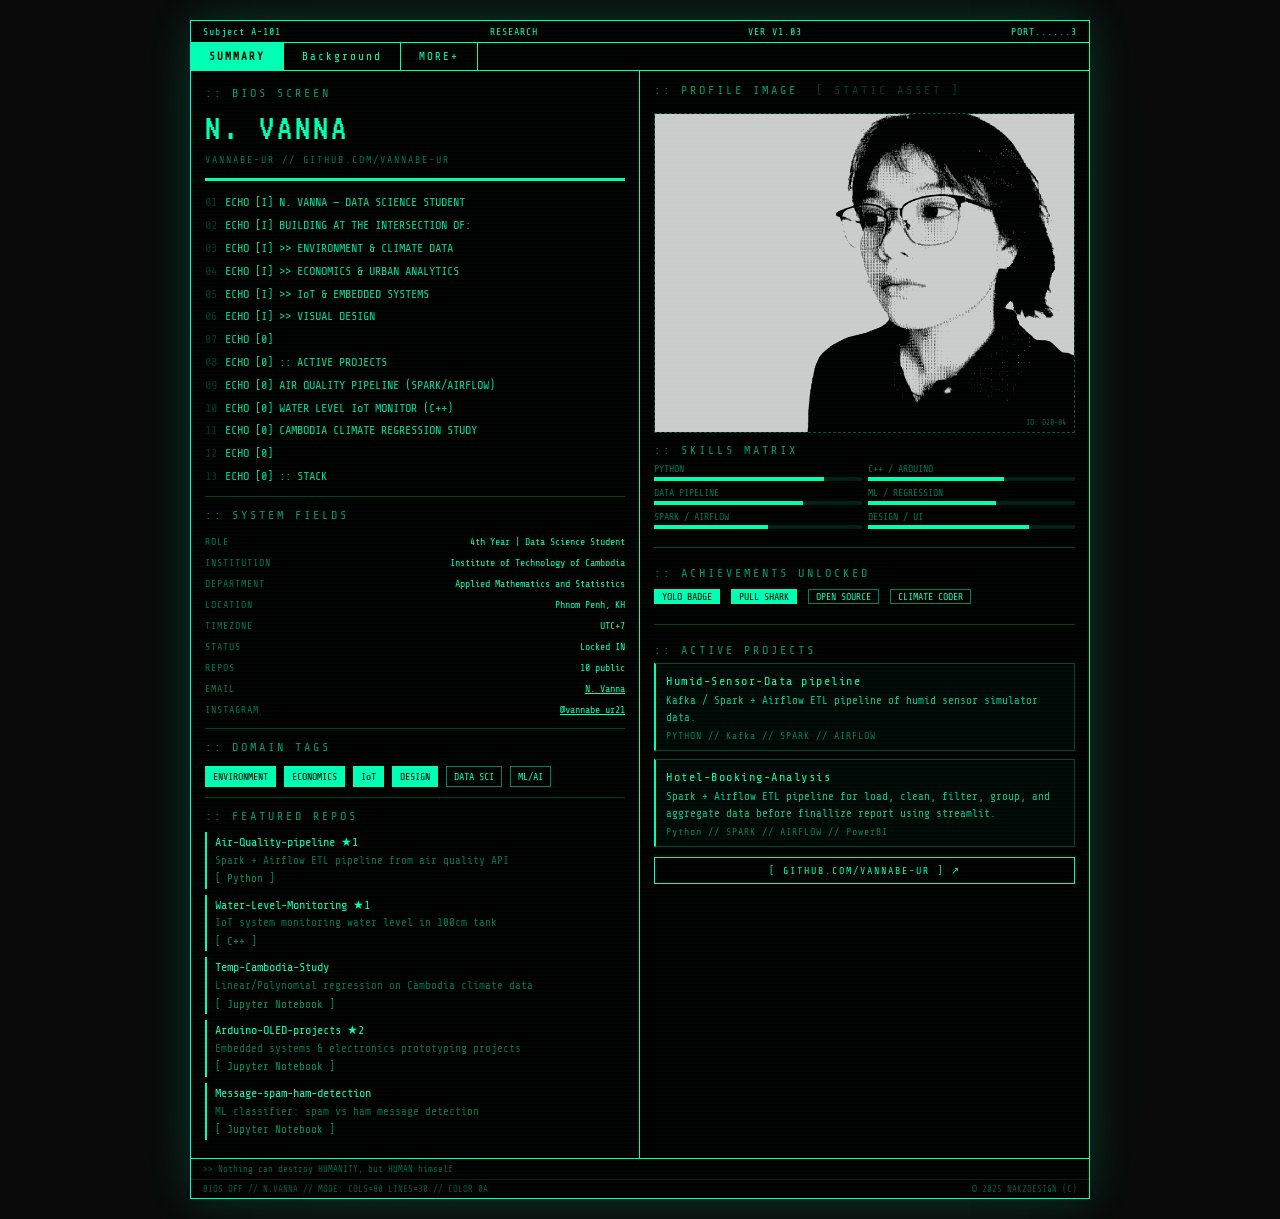
<file: index.html>
<!DOCTYPE html>
<html lang="en">
<head>
  <meta charset="UTF-8">
  <meta name="viewport" content="width=device-width, initial-scale=1.0">
  <title>N. VANNA — BIOS PROFILE</title>

  <!--
  ============================================================
    FONTS
    - Share Tech Mono  →  body text, labels, code (monospace)
    - VT323            →  big retro BIOS title only
    Both loaded for free from Google Fonts.
  ============================================================
  -->
  <link href="https://fonts.googleapis.com/css2?family=Share+Tech+Mono&family=VT323&display=swap" rel="stylesheet">
  <link rel="stylesheet" href="styles.css">
</head>
<body class="page-index">

<!--
  ============================================================
    ROOT CARD
    .flicker applies the subtle screen flicker animation
  ============================================================
-->
<div class="bios-root flicker">

  <!-- CRT scan-line overlay (purely decorative) -->
  <div class="scan-line"></div>

  <!-- ======================================================
       HEADER BAR — mimics real BIOS top strip
  ====================================================== -->
  <div class="header-bar">
    <span>Subject A-101</span>
    <span>RESEARCH</span>
    <span>VER V1.03</span>
    <span>PORT......3</span>
  </div>

  <!-- ======================================================
       NAV TABS — clicking calls setNav() in JS
  ====================================================== -->
  <div class="nav-bar">
    <button class="nav-item active" onclick="setNav(this)">SUMMARY</button>
    <button class="nav-item"        onclick="window.location.href='background.html'">Background</button>
    <button class="nav-item"        onclick="setNav(this)">MORE+</button>
  </div>

  <!-- ======================================================
       MAIN CONTENT — two-column grid
  ====================================================== -->
  <div class="main-grid">

    <!-- ====================================================
         LEFT PANEL — Portfolio / Bio info
    ==================================================== -->
    <div class="left-panel">

      <!-- Section label -->
      <div class="section-label">:: BIOS SCREEN</div>

      <!-- Big retro name (VT323 font) -->
      <div class="bios-title">N. VANNA</div>
      <div class="subtitle">VANNABE-UR // GITHUB.COM/VANNABE-UR</div>

      <!-- Loading bar — animates on page load via CSS -->
      <div class="progress-bar">
        <div class="progress-fill"></div>
      </div>

      <!-- Boot lines injected here by JS typewriter effect -->
      <div class="code-block" id="bio-lines"></div>

      <hr class="divider">

      <!-- SYSTEM FIELDS — key/value metadata -->
      <div class="section-label" style="margin-top:8px;">:: SYSTEM FIELDS</div>
      <div class="stat-row">
        <span class="stat-key">ROLE</span>
        <span class="stat-val">4th Year | Data Science Student</span>
      </div>
      <div class="stat-row">
        <span class="stat-key">INSTITUTION</span>
        <span class="stat-val">Institute of Technology of Cambodia</span>
      </div>
      <div class="stat-row">
        <span class="stat-key">DEPARTMENT</span>
        <span class="stat-val">Applied Mathematics and Statistics</span>
      </div>
      <div class="stat-row">
        <span class="stat-key">LOCATION</span>
        <span class="stat-val">Phnom Penh, KH</span>
      </div>
      <div class="stat-row">
        <span class="stat-key">TIMEZONE</span>
        <span class="stat-val">UTC+7</span>
      </div>
      <div class="stat-row">
        <span class="stat-key">STATUS</span>
        <span class="stat-val"> Locked IN <link ref="stylesheet" href="octicon:git-pull-request-locked-16"></span>
      </div>
      <div class="stat-row">
        <span class="stat-key">REPOS</span>
        <span class="stat-val">10 public</span>
      </div>
      <div class="stat-row">
        <span class="stat-key">EMAIL</span>
        <span class="stat-val">
          <a href="vanna.asshazino21@gmail.com" target="_blank" style="color:#00ffb3;">N. Vanna</a>
        </span>
      </div>
      <div class="stat-row">
        <span class="stat-key">INSTAGRAM</span>
        <span class="stat-val">
          <a href="https://www.instagram.com/vannabe_ur21/" target="_blank" style="color:#00ffb3;">@vannabe_ur21</a>
        </span>
      </div>

      <hr class="divider">

      <!-- DOMAIN TAGS — active-tag = filled, plain = outline -->
      <div class="section-label">:: DOMAIN TAGS</div>
      <div style="margin-top:4px;">
        <span class="tag active-tag">ENVIRONMENT</span>
        <span class="tag active-tag">ECONOMICS</span>
        <span class="tag active-tag">IoT</span>
        <span class="tag active-tag">DESIGN</span>
        <span class="tag">DATA SCI</span>
        <span class="tag">ML/AI</span>
      </div>

      <hr class="divider">

      <!-- FEATURED REPOS — pulled from your GitHub -->
      <div class="section-label">:: FEATURED REPOS</div>

      <div class="repo-item">
        <a class="repo-name" href="https://github.com/Vannabe-ur/Air-Quality-pipeline" target="_blank">
          Air-Quality-pipeline ★1
        </a>
        <div class="repo-desc">Spark + Airflow ETL pipeline from air quality API</div>
        <div class="repo-lang">[ Python ]</div>
      </div>

      <div class="repo-item">
        <a class="repo-name" href="https://github.com/Vannabe-ur/Water-Level-Monitoring" target="_blank">
          Water-Level-Monitoring ★1
        </a>
        <div class="repo-desc">IoT system monitoring water level in 100cm tank</div>
        <div class="repo-lang">[ C++ ]</div>
      </div>

      <div class="repo-item">
        <a class="repo-name" href="https://github.com/Vannabe-ur/Temperature-change-of-Cambodia-Study" target="_blank">
          Temp-Cambodia-Study
        </a>
        <div class="repo-desc">Linear/Polynomial regression on Cambodia climate data</div>
        <div class="repo-lang">[ Jupyter Notebook ]</div>
      </div>

      <div class="repo-item">
        <a class="repo-name" href="https://github.com/Vannabe-ur/Arduino-OLED-display-projects" target="_blank">
          Arduino-OLED-projects ★2
        </a>
        <div class="repo-desc">Embedded systems & electronics prototyping projects</div>
        <div class="repo-lang">[ Jupyter Notebook ]</div>
      </div>

      <div class="repo-item">
        <a class="repo-name" href="https://github.com/Vannabe-ur/Message-spam-ham-detection" target="_blank">
          Message-spam-ham-detection
        </a>
        <div class="repo-desc">ML classifier: spam vs ham message detection</div>
        <div class="repo-lang">[ Jupyter Notebook ]</div>
      </div>

    </div><!-- /left-panel -->

    <!-- ====================================================
         RIGHT PANEL — Profile image + skills + achievements
    ==================================================== -->
    <div class="right-panel">

      <div class="section-label" style="align-self:flex-start;">
        :: PROFILE IMAGE &nbsp;<span style="opacity:0.4;">[ STATIC ASSET ]</span>
      </div>

      <!-- Fixed profile image loaded from assets/profile.png -->
      <div class="img-upload-zone" id="dropZone">
        <img src="assets/profile1.jpg" alt="Profile preview" id="profilePreview">
        <span class="img-overlay">ID: D20-04</span>

      </div>

      <!-- SKILLS MATRIX -->
      <div style="width:100%;">
        <div class="section-label">:: SKILLS MATRIX</div>
        <!--
          data-w="82" stores the target width %.
          JS reads it and sets style.width after 800ms delay,
          triggering the CSS transition animation.
        -->
        <div class="skills-grid">
          <div class="skill-item">
            <div class="skill-label">PYTHON</div>
            <div class="skill-track"><div class="skill-fill" data-w="82"></div></div>
          </div>
          <div class="skill-item">
            <div class="skill-label">C++ / ARDUINO</div>
            <div class="skill-track"><div class="skill-fill" data-w="66"></div></div>
          </div>
          <div class="skill-item">
            <div class="skill-label">DATA PIPELINE</div>
            <div class="skill-track"><div class="skill-fill" data-w="72"></div></div>
          </div>
          <div class="skill-item">
            <div class="skill-label">ML / REGRESSION</div>
            <div class="skill-track"><div class="skill-fill" data-w="62"></div></div>
          </div>
          <div class="skill-item">
            <div class="skill-label">SPARK / AIRFLOW</div>
            <div class="skill-track"><div class="skill-fill" data-w="55"></div></div>
          </div>
          <div class="skill-item">
            <div class="skill-label">DESIGN / UI</div>
            <div class="skill-track"><div class="skill-fill" data-w="78"></div></div>
          </div>
        </div>
      </div>

      <hr class="divider">

      <!-- ACHIEVEMENTS -->
      <div style="width:100%;">
        <div class="section-label">:: ACHIEVEMENTS UNLOCKED</div>
        <span class="tag active-tag">YOLO BADGE</span>
        <span class="tag active-tag">PULL SHARK</span>
        <span class="tag">OPEN SOURCE</span>
        <span class="tag">CLIMATE CODER</span>
      </div>

      <hr class="divider">

      <!-- PROJECTS -->
      <div style="width:100%;">
        <div class="section-label">:: ACTIVE PROJECTS</div>
        <div class="project-list">
          <div class="project-item">
            <div class="project-title">Humid-Sensor-Data pipeline</div>
            <div class="project-desc">Kafka / Spark + Airflow ETL pipeline of humid sensor simulator data.</div>
            <div class="project-meta">PYTHON // Kafka // SPARK // AIRFLOW</div>
          </div>
          <div class="project-item">
            <div class="project-title">Hotel-Booking-Analysis</div>
            <div class="project-desc">Spark + Airflow ETL pipeline for load, clean, filter, group, and aggregate data before finallize report using streamlit.</div>
            <div class="project-meta">Python // SPARK // AIRFLOW // PowerBI</div>
          </div>
        </div>
      </div>

      <!-- GITHUB CTA BUTTON -->
      <a class="gh-btn" href="https://github.com/Vannabe-ur" target="_blank">
        [ GITHUB.COM/VANNABE-UR ] ↗
      </a>

    </div><!-- /right-panel -->

  </div><!-- /main-grid -->

  <!-- ======================================================
       BOTTOM BAR — BANK 1 & 2 glitch buttons
  ====================================================== -->
  <div class="bottom-bar">
    <div class="bank">
      <span class="bank-label"> >> Nothing can destroy HUMANITY, but HUMAN himself</span>
    </div>
  </div>

  <!-- FOOTER -->
  <div class="footer-bar">
    <span>BIOS OFF // N.VANNA // MODE: COLS=80 LINES=30 // COLOR 0A</span>
    <span>© 2025 NAKZDESIGN (C)</span>
  </div>

</div><!-- /bios-root -->


<!-- ============================================================
     JAVASCRIPT — three independent features:
       1. Typewriter boot sequence
       2. Skills bar animation
       3. Nav tab switching
       4. Glitch buttons
       5. Static profile image block
============================================================ -->
<script>

  /* ----------------------------------------------------------
     1. TYPEWRITER BOOT SEQUENCE
     Lines are typed one-by-one with a 100ms delay between each.
     Each line fades in via CSS animation (.boot-line).
     Line numbers are prepended (01, 02, 03...).
  ---------------------------------------------------------- */
  const lines = [
    'ECHO [I] N. VANNA — DATA SCIENCE STUDENT',
    'ECHO [I] BUILDING AT THE INTERSECTION OF:',
    'ECHO [I]   >> ENVIRONMENT & CLIMATE DATA',
    'ECHO [I]   >> ECONOMICS & URBAN ANALYTICS',
    'ECHO [I]   >> IoT & EMBEDDED SYSTEMS',
    'ECHO [I]   >> VISUAL DESIGN',
    'ECHO [0]',
    'ECHO [0] :: ACTIVE PROJECTS',
    'ECHO [0] AIR QUALITY PIPELINE  (SPARK/AIRFLOW)',
    'ECHO [0] WATER LEVEL IoT MONITOR   (C++)',
    'ECHO [0] CAMBODIA CLIMATE REGRESSION STUDY',
    'ECHO [0]',
    'ECHO [0] :: STACK',
    'ECHO [0] PYTHON | JUPYTER | SPARK | AIRFLOW',
    'ECHO [0] C++ | ARDUINO | OLED | SENSORS',
  ];

  const bioDiv = document.getElementById('bio-lines');
  let i = 0;

  function typeLine() {
    if (i >= lines.length) return;       // stop when all lines done

    const row = document.createElement('div');
    row.className = 'boot-line';
    row.style.animationDelay = (i * 0.1) + 's';  // stagger the fade-in

    // Line number (01, 02...) + line text
    row.innerHTML = '<span class="ln">' + String(i + 1).padStart(2, '0') + '</span>' + lines[i];

    bioDiv.appendChild(row);
    i++;
    setTimeout(typeLine, 100);           // next line after 100ms
  }

  typeLine(); // kick it off


  /* ----------------------------------------------------------
     2. SKILLS BAR ANIMATION
     After 800ms (letting the page settle), read each bar's
     data-w attribute and set it as the CSS width.
     The CSS transition: width 1.5s ease does the animation.
  ---------------------------------------------------------- */
  setTimeout(() => {
    document.querySelectorAll('.skill-fill').forEach(el => {
      el.style.width = el.dataset.w + '%';
    });
  }, 800);


  /* ----------------------------------------------------------
     3. NAV TAB SWITCHING
     Remove .active from all tabs, add it to the clicked one.
     (Visual only — doesn't load different content)
  ---------------------------------------------------------- */
  function setNav(el) {
    document.querySelectorAll('.nav-item').forEach(n => n.classList.remove('active'));
    el.classList.add('active');
  }


</script>
</body>
</html>
</file>
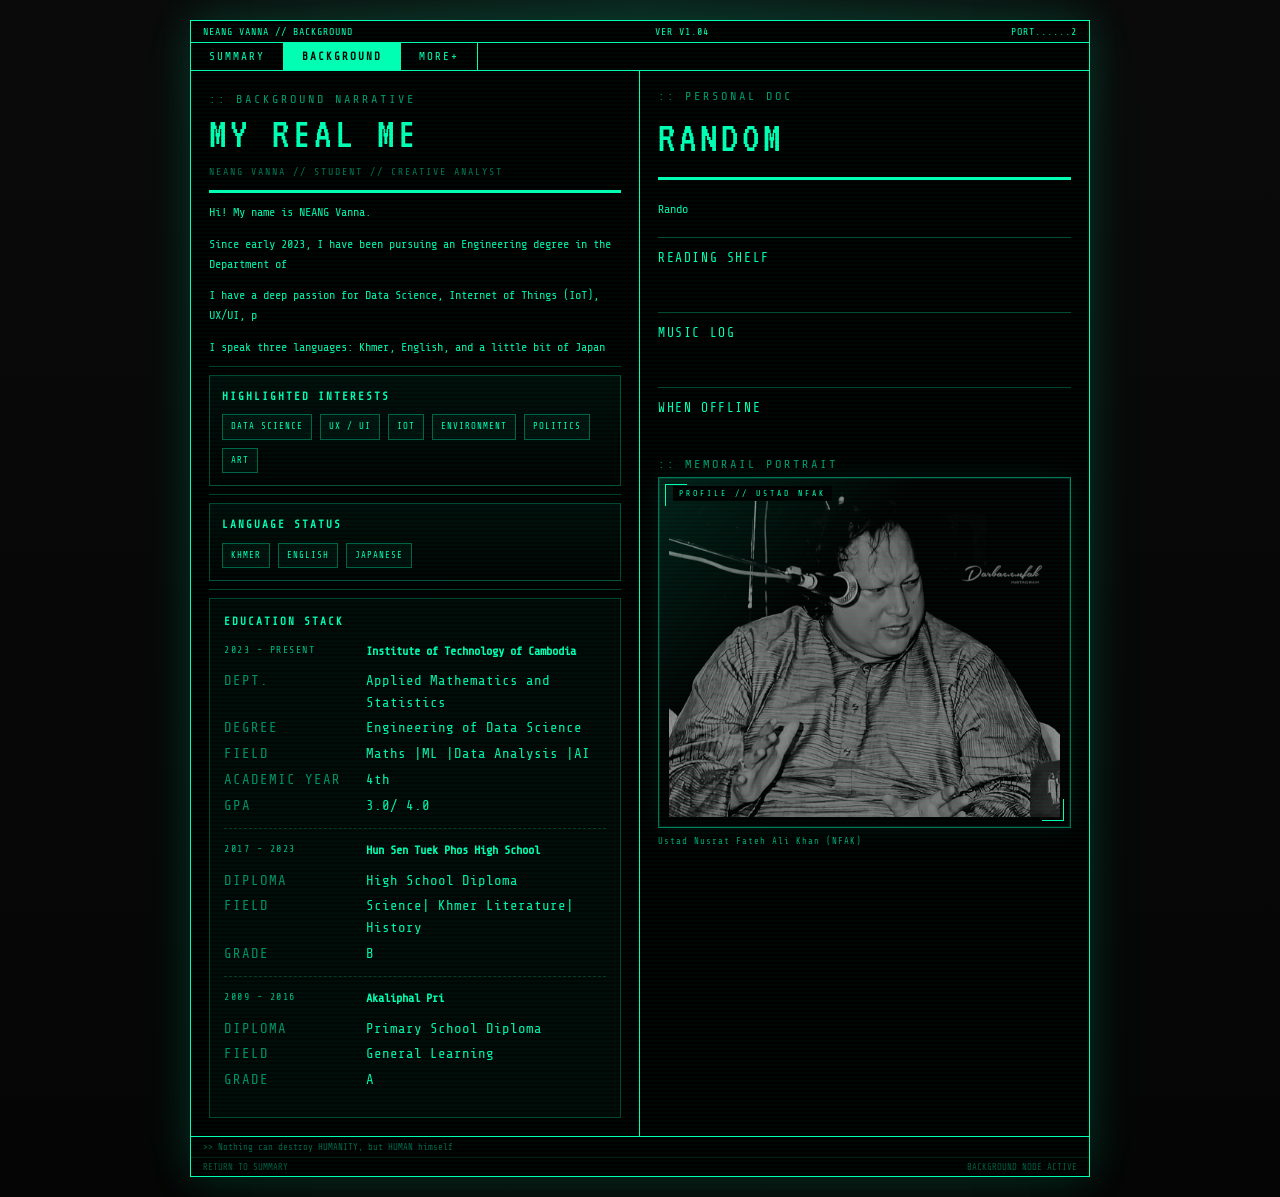
<file: background.html>
<!DOCTYPE html>
<html lang="en">
<head>
  <meta charset="UTF-8" />
  <meta name="viewport" content="width=device-width, initial-scale=1.0" />
  <title>N. VANNA - BACKGROUND</title>
  <link href="https://fonts.googleapis.com/css2?family=Share+Tech+Mono&family=VT323&display=swap" rel="stylesheet">
  <link rel="stylesheet" href="styles.css">
</head>
<body class="page-background">
  <div class="bios-root">
    <div class="scan-line"></div>

    <div class="header-bar">
      <span>NEANG VANNA // BACKGROUND</span>
      <span>VER V1.04</span>
      <span>PORT......2</span>
    </div>

    <div class="nav-bar">
      <a class="nav-item" href="index.html">SUMMARY</a>
      <a class="nav-item active" href="background.html">BACKGROUND</a>
      <a class="nav-item" href="index.html#more">MORE+</a>
    </div>

    <div class="main-grid">
      <div class="panel left-panel">
        <div class="section-label">:: BACKGROUND NARRATIVE</div>
        <div class="title">MY REAL ME</div>
        <div class="subtitle">NEANG VANNA // STUDENT // CREATIVE ANALYST</div>

        <div class="progress-bar">
          <div class="progress-fill"></div>
        </div>

        <div class="narrative">
          <p class="typing-target" data-text="Hi! My name is NEANG Vanna."></p>

          <p class="typing-target" data-text="Since early 2023, I have been pursuing an Engineering degree in the Department of Applied Mathematics and Statistics at the Institute of Technology of Cambodia (ITC) in Phnom Penh, Cambodia."></p>

          <p class="typing-target" data-text="I have a deep passion for Data Science, Internet of Things (IoT), UX/UI, politics, environmental topics, and art. I aspire to become a Data Scientist or Analyst, and I am always eager to learn new things and grow through new opportunities."></p>

          <p class="typing-target" data-text="I speak three languages: Khmer, English, and a little bit of Japanese."></p>
        </div>

        <hr class="divider">

        <div class="callout">
          <h3>HIGHLIGHTED INTERESTS</h3>
          <div class="pill-row">
            <span class="pill">Data Science</span>
            <span class="pill">UX / UI</span>
            <span class="pill">IoT</span>
            <span class="pill">Environment</span>
            <span class="pill">Politics</span>
            <span class="pill">Art</span>
          </div>
        </div>

        <hr class="divider">

        <div class="callout">
          <h3>LANGUAGE STATUS</h3>
          <div class="pill-row">
            <span class="pill">Khmer</span>
            <span class="pill">English</span>
            <span class="pill">Japanese</span>
          </div>
        </div>
        
        <hr class="divider">
        <div class="timeline">
          <h3>EDUCATION STACK</h3>

          <div class="timeline-item boot-line">
            <div class="stat-row">
              <div class="timeline-year typing-target" data-text="2023 - PRESENT"></div>
              <div class="timeline-title typing-target" data-text="Institute of Technology of Cambodia"></div>
            </div>

            <div class="timeline-desc">
              <div class="stat-row">
                <span class="stat-key">Dept.</span>
                <span class="stat-val">Applied Mathematics and Statistics</span>
              </div>
              <div class="stat-row">
                <span class="stat-key">Degree</span>
                <span class="stat-val">Engineering of Data Science</span>
              </div>
              <div class="stat-row">
                <span class="stat-key">Field</span>
                <span class="stat-val">Maths |ML |Data Analysis |AI</span>
              </div>
              <div class="stat-row">
                <span class="stat-key">Academic Year</span>
                <span class="stat-val">4th</span>
              </div>
              <div class="stat-row">
                <span class="stat-key">GPA</span>
                <span class="stat-val">3.0/ 4.0</span>
              </div>

            </div>
          </div>

          <div class="timeline-item boot-line">
            <div class="stat-row">
              <div class="timeline-year typing-target" data-text="2017 - 2023"></div>
              <div class="timeline-title typing-target" data-text="Hun Sen Tuek Phos High School"></div>
            </div>
            <div class="timeline-desc">
              <div class="stat-row">
                <span class="stat-key">Diploma</span>
                <span class="stat-val">High School Diploma</span>
              </div>
              <div class="stat-row">
                <span class="stat-key">Field</span>
                <span class="stat-val">Science| Khmer Literature| History</span>
              </div>
              <div class="stat-row">
                <span class="stat-key">Grade</span>
                <span class="stat-val">B</span>
              </div>
            </div>
          </div>

          <div class="timeline-item boot-line">
            <div class="stat-row">
              <div class="timeline-year typing-target" data-text="2009 - 2016"></div>
              <div class="timeline-title typing-target" data-text="Akaliphal Primary School"></div>
            </div>
            <div class="timeline-desc">
              <div class="stat-row">
                <span class="stat-key">Diploma</span>
                <span class="stat-val">Primary School Diploma</span>
              </div>
              <div class="stat-row">
                <span class="stat-key">Field</span>
                <span class="stat-val">General Learning</span>
              </div>
              <div class="stat-row">
                <span class="stat-key">Grade</span>
                <span class="stat-val">A</span>
              </div>
            </div>
          </div>
        </div>
      </div>

      <div class="panel right-panel">
        <div class="random-stack">
          <div class="section-label">:: PERSONAL DOC</div>
          <div class="title">RANDOM</div>
          <div class="progress-bar">
            <div class="progress-fill"></div>
          </div>
          <div class="random-copy">
            <p class="typing-target" data-text="Random. Some details explain more than achievements do. Not everything important belongs under skills, projects, or experience. Some things live quietly in habits, preferences, and the small routines that shape how we think. This page is for that."></p>

            <hr class="random-rule">

            <div class="random-head">READING SHELF</div>
            <p class="random-meta typing-target" data-text="History | Philosophy | Politics | Economics"></p>
            <p class="random-quote typing-target" data-text=">> Books that rarely give direct answers, but make ordinary questions feel deeper."></p>

            <hr class="random-rule">

            <div class="random-head">MUSIC LOG</div>
            <p class="random-meta typing-target" data-text="Qawwali — especially Ustad Nusrat Fateh Ali Khan | Ghazal | Old Bollywood songs"></p>
            <p class="random-quote typing-target" data-text=">> The kind of music that feels less like entertainment and more like memory."></p>

            <hr class="random-rule">
            <div class="random-head">WHEN OFFLINE</div>
            <div class="random-meta typing-target" data-text="Painting | Writing Comics | Cooking"></div>
            <div class="random-quote typing-target" data-text=">> Creating things without pressure often feels more honest."></div>
          </div>
        </div>

        <div>
          <div class="section-label">:: MEMORAIL PORTRAIT</div>
          <div class="frame portrait-frame">
            <div class="frame-label">PROFILE // USTAD NFAK</div>
            <img src="assets/ustad.png" alt="Ustad NFAK portrait">
          </div>
          <div class="frame-caption">Ustad Nusrat Fateh Ali Khan (NFAK)</div>
        </div>
      </div>
    </div>

    <div class="bottom-bar">
      <div class="bank">
        <span class="bank-label"> >> Nothing can destroy HUMANITY, but HUMAN himself</span>
      </div>
    </div>

    <div class="footer-bar">
      <span><a href="index.html">RETURN TO SUMMARY</a></span>
      <span>BACKGROUND NODE ACTIVE</span>
    </div>
  </div>
  <script>
    function typeInto(el, text, speed, delay) {
      el.textContent = '';
      const textNode = document.createTextNode('');
      const caret = document.createElement('span');
      caret.className = 'typing-caret';
      caret.textContent = '';
      el.appendChild(textNode);
      el.appendChild(caret);

      let i = 0;
      function tick() {
        textNode.textContent = text.slice(0, i);
        if (i < text.length) {
          i += 1;
          setTimeout(tick, speed);
        }
      }

      setTimeout(tick, delay);
    }

    const typeTargets = Array.from(document.querySelectorAll('.typing-target'));
    typeTargets.forEach((el, idx) => {
      const text = el.dataset.text || el.textContent.trim();
      typeInto(el, text, 12, idx * 120);
    });

    document.querySelectorAll('.boot-line').forEach((row, idx) => {
      row.style.animationDelay = (0.6 + idx * 0.18) + 's';
    });
  </script>
</body>
</html>
</file>
<file: styles.css>
/* Shared BIOS theme for index.html and background.html */
*, *::before, *::after {
  box-sizing: border-box;
  margin: 0;
  padding: 0;
}

body.page-index,
body.page-background {
  min-height: 100vh;
  padding: 20px;
  color: #00ffb3;
  font-family: 'Share Tech Mono', monospace;
}

body.page-index p,
body.page-background p {
  font-size: 12px;
  line-height: 1.65;
}

body.page-index {
  background: #0a0a0a;
  display: flex;
  align-items: center;
  justify-content: center;
}

body.page-background {
  background:
    radial-gradient(circle at top, rgba(0,255,179,0.08), transparent 36%),
    linear-gradient(180deg, #0a0a0a 0%, #050505 100%);
  display: flex;
  justify-content: center;
  align-items: center;
}

.bios-root {
  width: 100%;
  background: #000;
  color: #00ffb3;
  font-family: 'Share Tech Mono', monospace;
  border: 1px solid #00ffb3;
  position: relative;
  overflow: hidden;
  box-shadow: 0 0 40px rgba(0,255,179,0.15), 0 0 80px rgba(0,255,179,0.05);
}

body.page-index .bios-root,
body.page-background .bios-root {
  max-width: 900px;
  min-height: 760px;
}

.scan-line {
  position: absolute;
  inset: 0;
  background: repeating-linear-gradient(
    0deg,
    transparent,
    transparent 2px,
    rgba(0,255,179,0.025) 2px,
    rgba(0,255,179,0.025) 4px
  );
  pointer-events: none;
  z-index: 10;
}

.flicker { animation: flicker 8s infinite; }
@keyframes flicker {
  0%, 95%, 100% { opacity: 1; }
  96% { opacity: 0.92; }
  97% { opacity: 1; }
  98% { opacity: 0.95; }
}

.header-bar,
.nav-bar {
  display: flex;
  border-bottom: 1px solid #00ffb3;
  background: #000;
}

.header-bar {
  justify-content: space-between;
  align-items: center;
  padding: 5px 12px;
  font-size: 10px;
  letter-spacing: 1px;
}

.header-bar span { color: #00ffb3; }

.nav-item {
  appearance: none;
  border: 0;
  border-right: 1px solid #00ffb3;
  background: transparent;
  color: #00ffb3;
  padding: 7px 18px;
  text-decoration: none;
  letter-spacing: 2px;
  font-size: 11px;
  cursor: pointer;
  font-family: inherit;
}

.nav-item.active {
  background: #00ffb3;
  color: #000;
  font-weight: bold;
}

.nav-item:hover:not(.active) {
  background: rgba(0,255,179,0.1);
}

.main-grid {
  display: grid;
}

body.page-index .main-grid {
  grid-template-columns: 1fr 1fr;
  min-height: 460px;
}

body.page-background .main-grid {
  grid-template-columns: 1fr 1fr;
  min-height: 460px;
}

.panel,
.left-panel,
.right-panel {
  padding: 12px 14px;
}

.left-panel {
  border-right: 1px solid #00ffb3;
  font-size: 11px;
  line-height: 1.7;
  overflow: hidden;
}

.right-panel .divider {
  width: 100%;
  align-self: stretch;
}

.right-panel {
  display: flex;
  flex-direction: column;
  align-items: center;
  justify-content: flex-start;
  gap: 10px;
}

body.page-background .panel {
  padding: 18px;
  position: relative;
  z-index: 1;
}

body.page-background .right-panel {
  display: grid;
  gap: 14px;
  align-content: start;
  align-items: initial;
}

.section-label {
  color: #00ffb3;
  font-size: 12px;
  letter-spacing: 3px;
  margin-bottom: 6px;
  opacity: 0.6;
}

.bios-title,
.title {
  font-family: 'VT323', monospace;
  color: #00ffb3;
  line-height: 1;
  letter-spacing: 3px;
}

.bios-title {
  font-size: 38px;
  margin-bottom: 4px;
}

.title {
  font-size: 44px;
  line-height: 0.9;
  margin-bottom: 8px;
}

.subtitle {
  font-size: 10px;
  opacity: 0.45;
  margin-bottom: 10px;
  letter-spacing: 2px;
}

.progress-bar {
  height: 3px;
  background: rgba(0,255,179,0.15);
  width: 100%;
  margin-bottom: 10px;
}

.progress-fill {
  height: 3px;
  background: #00ffb3;
  animation: fillbar 2.5s ease forwards;
  width: 0;
}

@keyframes fillbar { to { width: 100%; } }

.code-block {
  color: #00ffb3;
  font-size: 12px;
  line-height: 1.9;
  opacity: 0.85;
}

.code-block .ln {
  opacity: 0.25;
  margin-right: 8px;
  user-select: none;
}

.boot-line {
  opacity: 0;
  animation: fadein 0.2s ease forwards;
}

@keyframes fadein { to { opacity: 1; } }

.typing-target {
  display: inline-block;
  white-space: pre-wrap;
}

.typing-caret {
  display: inline-block;
  margin-left: 2px;
  width: 0.55em;
  color: #00ffb3;
  animation: blink 1s step-end infinite;
}

.divider {
  border: none;
  border-top: 1px solid rgba(0,255,179,0.25);
  margin: 8px 0;
}

.stat-list {
  display: grid;
  gap: 6px;
}

.stat-row {
  display: flex;
  justify-content: space-between;
  gap: 12px;
  font-size: 10px;
  padding: 2px 0;
}

body.page-background .stat-row {
  display: grid;
  grid-template-columns: 132px 1fr;
  gap: 10px;
  align-items: start;
  font-size: 14px;
  line-height: 1.55;
}

.stat-key { opacity: 0.45; text-transform: uppercase; letter-spacing: 1px; }
.stat-val { color: #00ffb3; }

body.page-background .stat-key { opacity: 0.55; }
body.page-background .stat-val { color: rgba(0,255,179,0.95); }

.tag {
  display: inline-block;
  border: 1px solid rgba(0,255,179,0.5);
  padding: 1px 7px;
  font-size: 10px;
  margin: 2px 2px 2px 0;
  color: #00ffb3;
  font-family: 'Share Tech Mono', monospace;
}

.tag.active-tag {
  background: #00ffb3;
  color: #000;
  border-color: #00ffb3;
}

.repo-item {
  border-left: 2px solid #00ffb3;
  padding-left: 8px;
  margin: 6px 0;
}

.repo-name { font-size: 12px; color: #00ffb3; text-decoration: none; }
.repo-name:hover { text-decoration: underline; }
.repo-desc { font-size: 11px; opacity: 0.45; line-height: 1.4; }
.repo-lang { font-size: 11px; opacity: 0.55; margin-top: 2px; }

.img-upload-zone {
  width: 100%;
  min-height: 320px;
  border: 1px dashed rgba(0,255,179,0.35);
  display: flex;
  flex-direction: column;
  align-items: center;
  justify-content: center;
  cursor: pointer;
  transition: border-color 0.2s;
  position: relative;
  overflow: hidden;
  background: #000;
}

.img-upload-zone:hover { border-color: #00ffb3; }

.img-upload-zone img {
  width: 100%;
  height: 100%;
  object-fit: cover;
  filter: grayscale(100%) contrast(1.5) brightness(0.8);
  mix-blend-mode: screen;
  position: absolute;
  top: 0;
  left: 0;
  z-index: 2;
}

.img-overlay {
  position: absolute;
  bottom: 5px;
  right: 8px;
  font-size: 8px;
  opacity: 0.4;
  z-index: 2;
  pointer-events: none;
}

.img-hint {
  font-size: 9px;
  opacity: 0.35;
  text-align: center;
  z-index: 2;
  pointer-events: none;
  letter-spacing: 1px;
}

.img-hint.hidden { display: none; }

.skills-grid {
  display: grid;
  grid-template-columns: 1fr 1fr;
  gap: 6px;
  width: 100%;
}

.skill-label { font-size: 10px; opacity: 0.45; margin-bottom: 3px; }
.skill-track { height: 4px; background: rgba(0,255,179,0.12); }
.skill-fill {
  height: 4px;
  background: #00ffb3;
  width: 0;
  transition: width 1.5s ease;
}

.gh-btn {
  display: block;
  border: 1px solid #00ffb3;
  color: #00ffb3;
  font-family: 'Share Tech Mono', monospace;
  font-size: 10px;
  text-align: center;
  padding: 7px;
  text-decoration: none;
  letter-spacing: 2px;
  background: #000;
  transition: all 0.15s;
  width: 100%;
}

.gh-btn:hover {
  background: #00ffb3;
  color: #000;
}

.bottom-bar {
  border-top: 1px solid #00ffb3;
  padding: 5px 12px;
  display: grid;
  grid-template-columns: 1fr 1fr;
  gap: 6px;
  font-size: 9px;
}

.bank { display: flex; align-items: center; gap: 8px; }
.bank-label { opacity: 0.4; min-width: 44px; }

.hate-btn {
  border: 1px solid #00ffb3;
  padding: 2px 10px;
  font-size: 10px;
  font-family: 'Share Tech Mono', monospace;
  color: #00ffb3;
  cursor: pointer;
  background: #000;
  transition: all 0.1s;
  letter-spacing: 1px;
}

.hate-btn:hover {
  background: #00ffb3;
  color: #000;
}

.footer-bar {
  border-top: 1px solid rgba(0,255,179,0.3);
  padding: 4px 12px;
  font-size: 9px;
  opacity: 0.35;
  display: flex;
  justify-content: space-between;
}

.footer-bar a {
  color: #00ffb3;
  text-decoration: none;
}

.footer-bar a:hover {
  text-decoration: underline;
}

@keyframes blink { 50% { opacity: 0; } }
.blink { animation: blink 1s step-end infinite; }

body.page-background .narrative {
  display: grid;
  gap: 12px;
  line-height: 1.65;
  font-size: 12px;
  color: rgba(0,255,179,0.94);
}

body.page-background .callout {
  border: 1px solid rgba(0,255,179,0.28);
  background: linear-gradient(180deg, rgba(0,255,179,0.05), rgba(0,255,179,0.01));
  padding: 12px;
}

body.page-background .callout h3 {
  font-size: 11px;
  margin-bottom: 8px;
  letter-spacing: 2px;
  color: #00ffb3;
}

body.page-background .pill-row {
  display: flex;
  flex-wrap: wrap;
  gap: 8px;
}

body.page-background .pill {
  border: 1px solid rgba(0,255,179,0.35);
  padding: 4px 8px;
  font-size: 9px;
  letter-spacing: 1px;
  text-transform: uppercase;
  background: rgba(0,255,179,0.04);
}

body.page-background .timeline {
  border: 1px solid rgba(0,255,179,0.25);
  padding: 14px;
  background: rgba(0,255,179,0.03);
}

body.page-background .timeline h3 {
  font-size: 11px;
  letter-spacing: 2px;
  margin-bottom: 10px;
}

body.page-background .timeline-item {
  padding: 12px 0 10px;
  border-top: 1px dashed rgba(0,255,179,0.2);
}

body.page-background .timeline-item:first-of-type {
  border-top: 0;
  padding-top: 0;
}

body.page-background .timeline-year {
  font-size: 10px;
  opacity: 0.72;
  letter-spacing: 1.5px;
  line-height: 1.25;
}

body.page-background .timeline-title {
  font-size: 12px;
  line-height: 1.2;
  font-weight: 700;
}

body.page-background .timeline-desc {
  margin-top: 8px;
}

body.page-background .frame {
  position: relative;
  padding: 10px;
  background:
    linear-gradient(135deg, rgba(0,255,179,0.12), transparent 35%),
    #020202;
  border: 1px solid rgba(0,255,179,0.45);
  box-shadow: inset 0 0 0 1px rgba(0,255,179,0.12), 0 0 24px rgba(0,255,179,0.08);
  overflow: hidden;
}

body.page-background .frame::before,
body.page-background .frame::after {
  content: '';
  position: absolute;
  width: 22px;
  height: 22px;
  border-color: #00ffb3;
  border-style: solid;
  pointer-events: none;
}

body.page-background .frame::before {
  top: 6px;
  left: 6px;
  border-width: 1px 0 0 1px;
}

body.page-background .frame::after {
  right: 6px;
  bottom: 6px;
  border-width: 0 1px 1px 0;
}

body.page-background .frame-label {
  position: absolute;
  top: 8px;
  left: 14px;
  font-size: 8px;
  letter-spacing: 3px;
  color: #00ffb3;
  background: #000;
  padding: 3px 6px;
  z-index: 2;
}

body.page-background .frame img {
  display: block;
  width: 100%;
  height: auto;
  filter: grayscale(100%) contrast(1.25) brightness(0.85);
  mix-blend-mode: screen;
}

body.page-background .portrait-frame {
  min-height: 320px;
}

body.page-background .portrait-frame img {
  width: 100%;
  height: 100%;
  object-fit: cover;
  min-height: 320px;
}

body.page-background .frame-caption {
  margin-top: 8px;
  font-size: 9px;
  opacity: 0.65;
  letter-spacing: 1px;
}

.project-list {
  display: grid;
  gap: 8px;
  width: 100%;
}

.project-item {
  border: 1px solid rgba(0,255,179,0.25);
  border-left: 2px solid #00ffb3;
  background: rgba(0,255,179,0.03);
  padding: 10px 10px 9px;
}

.project-title {
  font-size: 12px;
  letter-spacing: 1.5px;
  color: #00ffb3;
  margin-bottom: 4px;
}

.project-desc {
  font-size: 11px;
  line-height: 1.55;
  opacity: 0.78;
}

.project-meta {
  margin-top: 4px;
  font-size: 10px;
  letter-spacing: 1px;
  opacity: 0.45;
}

body.page-background .random-stack {
  display: grid;
  gap: 10px;
}

body.page-background .random-copy {
  font-size: 12px;
  line-height: 1.55;
  color: rgba(0,255,179,0.94);
}

body.page-background .random-copy p {
  margin-bottom: 8px;
}

body.page-background .random-rule {
  border: 0;
  border-top: 1px solid rgba(0,255,179,0.28);
  margin: 10px 0;
}

body.page-background .random-head {
  font-size: 13px;
  letter-spacing: 1.6px;
  text-transform: uppercase;
  margin-bottom: 6px;
  color: #00ffb3;
}

body.page-background .random-meta {
  opacity: 0.9;
}

body.page-background .random-quote {
  opacity: 0.95;
}

@media (max-width: 600px) {
  body.page-index .main-grid {
    grid-template-columns: 1fr;
  }

  body.page-index .left-panel {
    border-right: none;
    border-bottom: 1px solid #00ffb3;
  }

  body.page-index .bottom-bar {
    grid-template-columns: 1fr;
  }

  body.page-index .bios-title {
    font-size: 28px;
  }
}

@media (max-width: 860px) {
  body.page-background {
    padding: 10px;
    align-items: flex-start;
  }

  body.page-background .main-grid {
    grid-template-columns: 1fr;
  }

  body.page-background .left-panel {
    border-right: 0;
    border-bottom: 1px solid #00ffb3;
  }

  body.page-background .stat-row {
    grid-template-columns: 1fr;
    gap: 2px;
  }

  body.page-background .portrait-frame {
    min-height: auto;
  }

  body.page-background .portrait-frame img {
    min-height: 240px;
  }
}
</file>
